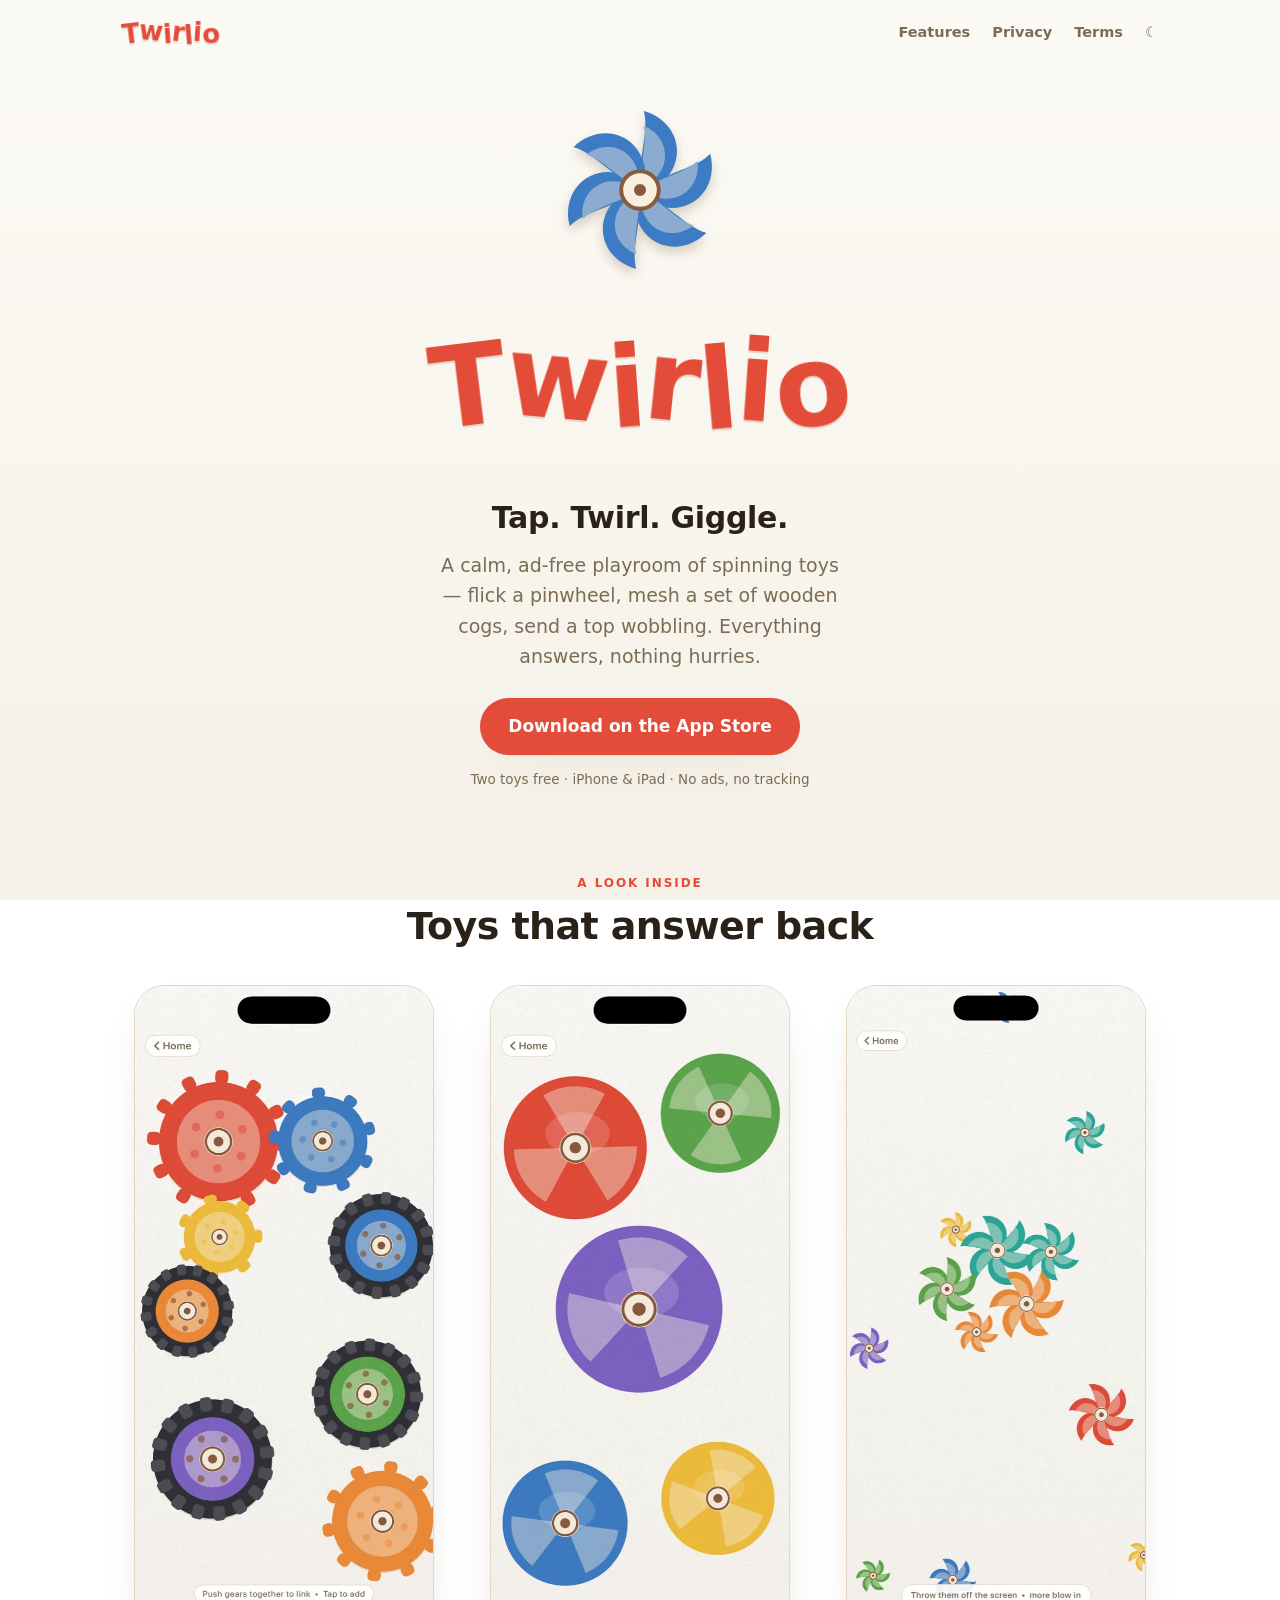
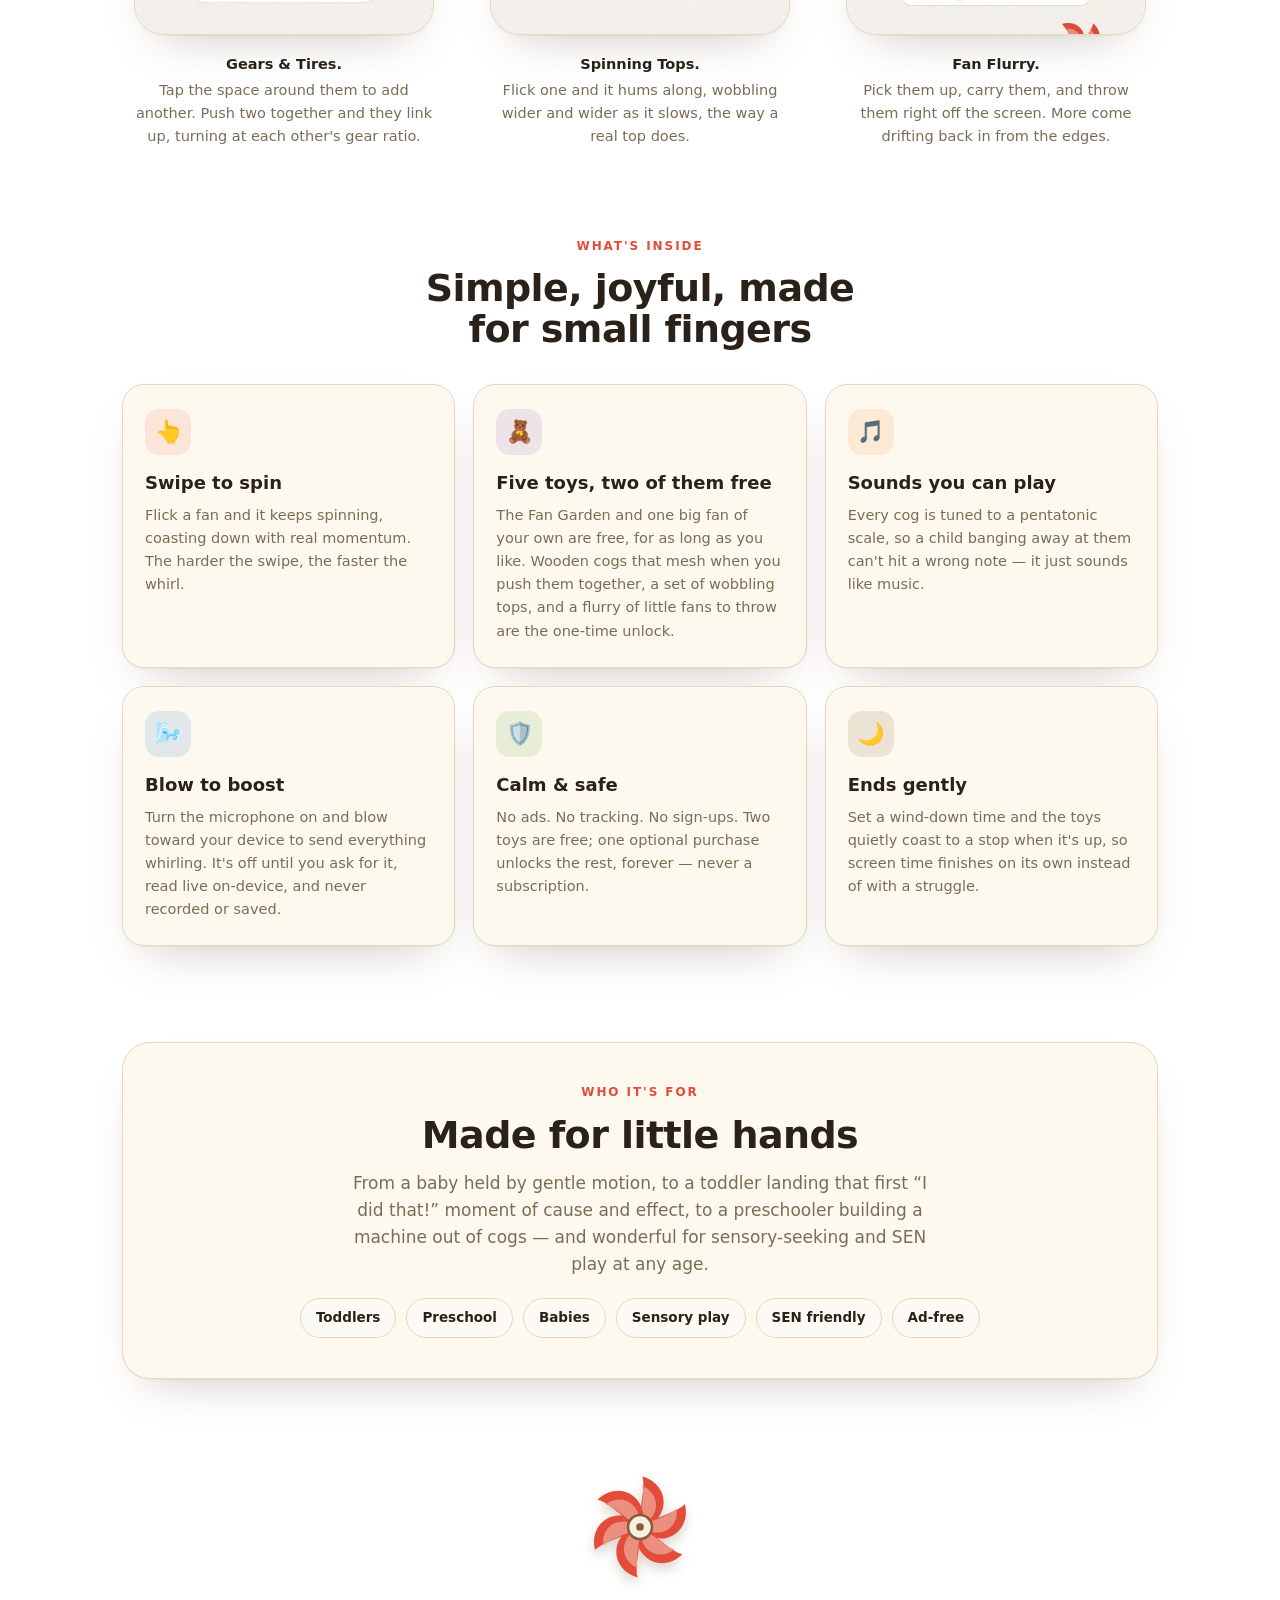
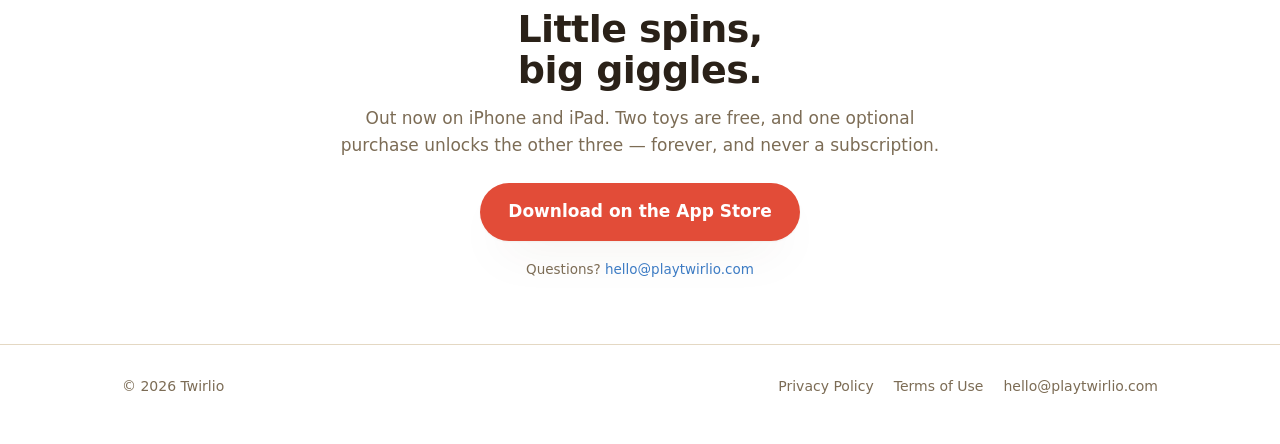
<file: index.html>
<!doctype html>
<html lang="en" data-theme="light">
<head>
  <meta charset="utf-8" />
  <meta name="viewport" content="width=device-width, initial-scale=1" />
  <title>Twirlio — calm spinning toys for little hands</title>
  <meta name="description" content="Twirlio is a calm, ad-free box of spinning toys for toddlers and preschoolers. Flick a pinwheel, mesh wooden cogs, wobble a spinning top — quiet, unhurried sensory play with no ads and nothing to sign up for." />
  <meta property="og:title" content="Twirlio — calm spinning toys for little hands" />
  <meta property="og:description" content="Pinwheels, gears and spinning tops that answer every touch. Calm, ad-free sensory play for little hands." />
  <!-- Absolute, and it must stay absolute: a relative og:image is silently
       ignored by every scraper, which is why link previews were rendering
       with no picture at all in Messages, Slack and everywhere else. -->
  <meta property="og:image" content="https://www.playtwirlio.com/og-cover.png" />
  <meta property="og:image:width" content="1200" />
  <meta property="og:image:height" content="630" />
  <meta property="og:image:alt" content="Five colorful paper pinwheels on a warm off-white background." />
  <meta property="og:url" content="https://www.playtwirlio.com/" />
  <meta property="og:type" content="website" />
  <meta property="og:site_name" content="Twirlio" />
  <meta name="twitter:card" content="summary_large_image" />
  <meta name="twitter:title" content="Twirlio — calm spinning toys for little hands" />
  <meta name="twitter:description" content="Pinwheels, gears and spinning tops that answer every touch. Calm, ad-free sensory play for little hands." />
  <meta name="twitter:image" content="https://www.playtwirlio.com/og-cover.png" />
  <!-- The apex 308s to www, so www is the canonical host. Without this the two
       can be treated as separate sites and the ranking signals get split. -->
  <link rel="canonical" href="https://www.playtwirlio.com/" />
  <meta name="theme-color" content="#FCFAF5" />
  <link rel="icon" href="icon.png" />
  <link rel="apple-touch-icon" href="icon.png" />
  <link rel="stylesheet" href="styles.css?v=4" />
  <script type="application/ld+json">
  {
    "@context": "https://schema.org",
    "@type": "SoftwareApplication",
    "name": "Twirlio",
    "description": "A calm, ad-free playroom of five spinning toys for toddlers and preschoolers — pinwheels, meshing wooden cogs, spinning tops and a flurry of little fans to throw. No ads, no tracking, no subscription.",
    "applicationCategory": "GameApplication",
    "applicationSubCategory": "Kids",
    "operatingSystem": "iOS 17.0 or later, iPadOS 17.0 or later",
    "url": "https://www.playtwirlio.com/",
    "downloadUrl": "https://apps.apple.com/us/app/twirlio-calm-spinning-toys/id6793940018",
    "installUrl": "https://apps.apple.com/us/app/twirlio-calm-spinning-toys/id6793940018",
    "image": "https://www.playtwirlio.com/og-cover.png",
    "inLanguage": "en",
    "offers": {
      "@type": "Offer",
      "price": "0",
      "priceCurrency": "USD",
      "description": "Free to download, with two toys free to play. One optional in-app purchase unlocks the remaining three."
    },
    "author": { "@type": "Person", "name": "Eric Domingo" }
  }
  </script>
</head>
<body>
  <div class="wrap">
    <nav>
      <span class="wordmark sm" aria-label="Twirlio">
        <span style="transform:rotate(-7deg) translateY(1px)">T</span><span style="transform:rotate(5deg) translateY(-2px)">w</span><span style="transform:rotate(-4deg) translateY(1px)">i</span><span style="transform:rotate(6deg) translateY(-1px)">r</span><span style="transform:rotate(-5deg) translateY(2px)">l</span><span style="transform:rotate(4deg) translateY(-1px)">i</span><span style="transform:rotate(-6deg) translateY(1px)">o</span>
      </span>
      <span class="links">
        <a href="#features" class="hide-sm">Features</a>
        <a href="/privacy">Privacy</a>
        <a href="/terms">Terms</a>
        <a href="#" id="themeBtn" aria-label="Toggle theme" title="Toggle theme">☾</a>
      </span>
    </nav>

    <header class="hero">
      <div class="fanhost" data-color="#3D7CC4" data-size="188" data-dur="7"></div>
      <!-- The wordmark is a picture of the name, letter by letter, so as an h1
           it gave the page no descriptive heading at all — search engines saw
           "Twirlio" and nothing about what it is. The real h1 now carries the
           description and is hidden visually, and the lettering is marked
           decorative so screen readers hear the heading once, not twice. -->
      <h1 class="sr-only">Twirlio — calm spinning toys for little hands</h1>
      <div class="wordmark hero" aria-hidden="true">
        <span style="transform:rotate(-7deg) translateY(2px)">T</span><span style="transform:rotate(5deg) translateY(-5px)">w</span><span style="transform:rotate(-4deg) translateY(3px)">i</span><span style="transform:rotate(6deg) translateY(-3px)">r</span><span style="transform:rotate(-5deg) translateY(5px)">l</span><span style="transform:rotate(4deg) translateY(-3px)">i</span><span style="transform:rotate(-6deg) translateY(2px)">o</span>
      </div>
      <p class="tagline">Tap. Twirl. Giggle.</p>
      <p class="dek">A calm, ad-free playroom of spinning toys — flick a pinwheel, mesh a set of wooden cogs, send a top wobbling. Everything answers, nothing hurries.</p>
      <a class="btn hero-btn" href="https://apps.apple.com/us/app/twirlio-calm-spinning-toys/id6793940018?ct=website_hero">
        Download on the App Store
      </a>
      <p class="micro">Two toys free · iPhone &amp; iPad · No ads, no tracking</p>
    </header>

    <section id="look">
      <p class="eyebrow">A look inside</p>
      <h2>Toys that answer back</h2>
      <div class="shots">
        <figure>
          <picture>
            <source srcset="shot-gears.webp" type="image/webp" />
            <img src="shot-gears.png" width="570" height="1240" loading="lazy" decoding="async"
                 alt="Gears &amp; Tires in Twirlio: bright red, blue and yellow cogs meshed together at the top of the screen, with tractor tires and a loose orange cog scattered below." />
          </picture>
          <figcaption><strong>Gears &amp; Tires.</strong> Tap the space around them to add another. Push two together and they link up, turning at each other's gear ratio.</figcaption>
        </figure>
        <figure>
          <picture>
            <source srcset="shot-tops.webp" type="image/webp" />
            <img src="shot-tops.png" width="570" height="1240" loading="lazy" decoding="async"
                 alt="Spinning Tops in Twirlio: five big colored discs — red, green, purple, blue and yellow — two of them mid-spin and wobbling." />
          </picture>
          <figcaption><strong>Spinning Tops.</strong> Flick one and it hums along, wobbling wider and wider as it slows, the way a real top does.</figcaption>
        </figure>
        <figure>
          <picture>
            <source srcset="shot-flurry.webp" type="image/webp" />
            <img src="shot-flurry.png" width="570" height="1240" loading="lazy" decoding="async"
                 alt="Fan Flurry in Twirlio: a dozen small pinwheels in teal, orange, red, purple and yellow scattered across the screen, some clustered together and others drifting near the edges." />
          </picture>
          <figcaption><strong>Fan Flurry.</strong> Pick them up, carry them, and throw them right off the screen. More come drifting back in from the edges.</figcaption>
        </figure>
      </div>
    </section>

    <section id="features">
      <p class="eyebrow">What's inside</p>
      <h2>Simple, joyful, made for small fingers</h2>
      <div class="features">
        <div class="card">
          <div class="ic" style="background:rgba(226,76,56,.12)">👆</div>
          <h3>Swipe to spin</h3>
          <p>Flick a fan and it keeps spinning, coasting down with real momentum. The harder the swipe, the faster the whirl.</p>
        </div>
        <div class="card">
          <div class="ic" style="background:rgba(126,98,196,.14)">🧸</div>
          <h3>Five toys, two of them free</h3>
          <p>The Fan Garden and one big fan of your own are free, for as long as you like. Wooden cogs that mesh when you push them together, a set of wobbling tops, and a flurry of little fans to throw are the one-time unlock.</p>
        </div>
        <div class="card">
          <div class="ic" style="background:rgba(240,140,60,.14)">🎵</div>
          <h3>Sounds you can play</h3>
          <p>Every cog is tuned to a pentatonic scale, so a child banging away at them can't hit a wrong note — it just sounds like music.</p>
        </div>
        <div class="card">
          <div class="ic" style="background:rgba(61,124,196,.14)">🌬️</div>
          <h3>Blow to boost</h3>
          <p>Turn the microphone on and blow toward your device to send everything whirling. It's off until you ask for it, read live on-device, and never recorded or saved.</p>
        </div>
        <div class="card">
          <div class="ic" style="background:rgba(92,166,76,.14)">🛡️</div>
          <h3>Calm &amp; safe</h3>
          <p>No ads. No tracking. No sign-ups. Two toys are free; one optional purchase unlocks the rest, forever — never a subscription.</p>
        </div>
        <div class="card">
          <div class="ic" style="background:rgba(138,90,60,.14)">🌙</div>
          <h3>Ends gently</h3>
          <p>Set a wind-down time and the toys quietly coast to a stop when it's up, so screen time finishes on its own instead of with a struggle.</p>
        </div>
      </div>
    </section>

    <section>
      <div class="band">
        <p class="eyebrow">Who it's for</p>
        <h2>Made for little hands</h2>
        <p class="lead">From a baby held by gentle motion, to a toddler landing that first “I did that!” moment of cause and effect, to a preschooler building a machine out of cogs — and wonderful for sensory-seeking and SEN play at any age.</p>
        <div class="chips">
          <span class="chip">Toddlers</span>
          <span class="chip">Preschool</span>
          <span class="chip">Babies</span>
          <span class="chip">Sensory play</span>
          <span class="chip">SEN friendly</span>
          <span class="chip">Ad-free</span>
        </div>
      </div>
    </section>

    <section class="cta">
      <div class="fanhost" data-color="#E24C38" data-size="120" data-dur="5" data-rev style="margin:0 auto 22px"></div>
      <h2>Little spins, big giggles.</h2>
      <p class="lead" style="margin-bottom:24px">Out now on iPhone and iPad. Two toys are free, and one optional purchase unlocks the other three — forever, and never a subscription.</p>
      <a class="btn" href="https://apps.apple.com/us/app/twirlio-calm-spinning-toys/id6793940018?ct=website_footer">Download on the App Store</a>
      <p class="micro" style="margin-top:18px">Questions? <a href="mailto:hello@playtwirlio.com">hello@playtwirlio.com</a></p>
    </section>
  </div>

  <footer>
    <div class="wrap foot">
      <span>© 2026 Twirlio</span>
      <span class="links">
        <a href="/privacy">Privacy Policy</a>
        <a href="/terms">Terms of Use</a>
        <a href="mailto:hello@playtwirlio.com">hello@playtwirlio.com</a>
      </span>
    </div>
  </footer>

  <script src="fans.js"></script>
</body>
</html>
</file>
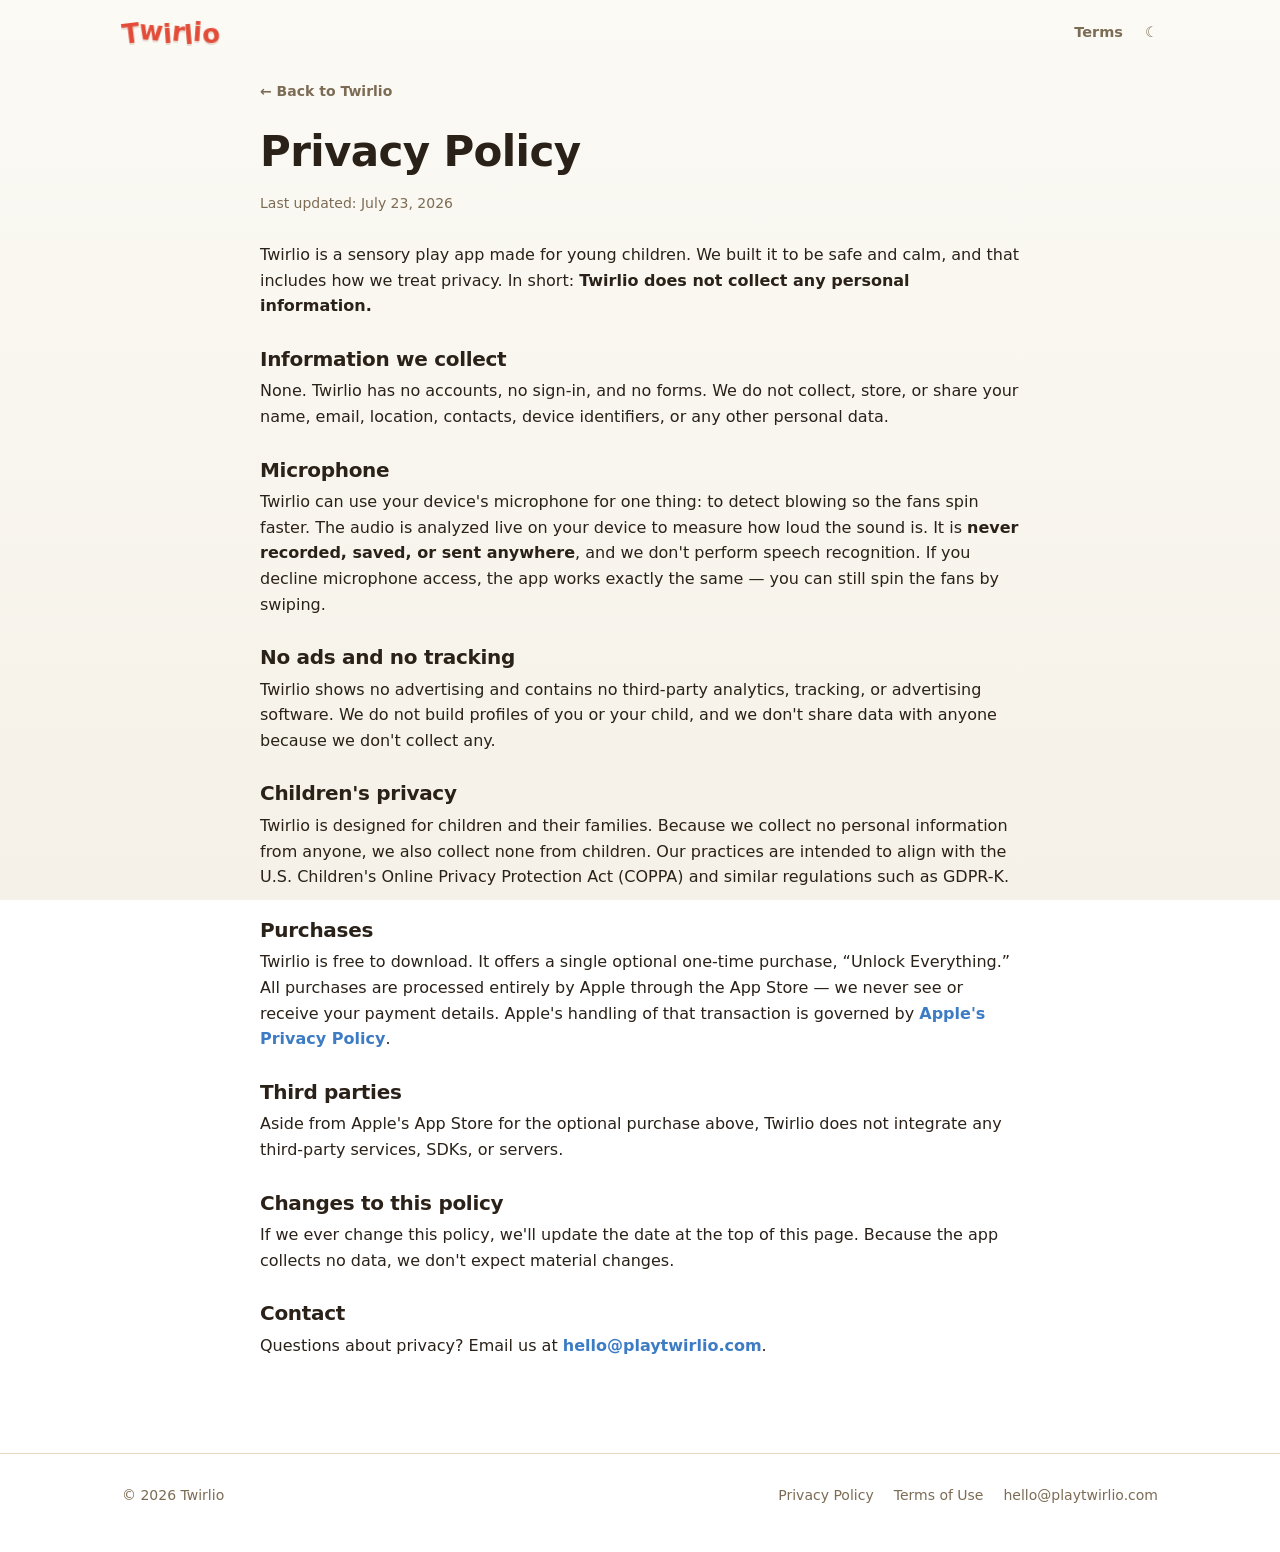
<file: privacy.html>
<!doctype html>
<html lang="en" data-theme="light">
<head>
  <meta charset="utf-8" />
  <meta name="viewport" content="width=device-width, initial-scale=1" />
  <title>Privacy Policy — Twirlio</title>
  <meta name="description" content="Twirlio's privacy policy. Twirlio collects no personal data, shows no ads, and uses the microphone only on-device." />
  <link rel="icon" href="icon.png" />
  <link rel="canonical" href="https://www.playtwirlio.com/privacy" />
  <link rel="stylesheet" href="styles.css?v=4" />
</head>
<body>
  <div class="wrap">
    <nav>
      <a class="wordmark sm" href="/" aria-label="Twirlio home" style="text-decoration:none">
        <span style="transform:rotate(-7deg) translateY(1px)">T</span><span style="transform:rotate(5deg) translateY(-2px)">w</span><span style="transform:rotate(-4deg) translateY(1px)">i</span><span style="transform:rotate(6deg) translateY(-1px)">r</span><span style="transform:rotate(-5deg) translateY(2px)">l</span><span style="transform:rotate(4deg) translateY(-1px)">i</span><span style="transform:rotate(-6deg) translateY(1px)">o</span>
      </a>
      <span class="links"><a href="/terms">Terms</a><a href="#" id="themeBtn">☾</a></span>
    </nav>

    <article class="doc">
      <a class="back" href="/">← Back to Twirlio</a>
      <h1>Privacy Policy</h1>
      <p class="updated">Last updated: July 23, 2026</p>

      <p>Twirlio is a sensory play app made for young children. We built it to be safe and calm, and that includes how we treat privacy. In short: <strong>Twirlio does not collect any personal information.</strong></p>

      <h2>Information we collect</h2>
      <p>None. Twirlio has no accounts, no sign-in, and no forms. We do not collect, store, or share your name, email, location, contacts, device identifiers, or any other personal data.</p>

      <h2>Microphone</h2>
      <p>Twirlio can use your device's microphone for one thing: to detect blowing so the fans spin faster. The audio is analyzed live on your device to measure how loud the sound is. It is <strong>never recorded, saved, or sent anywhere</strong>, and we don't perform speech recognition. If you decline microphone access, the app works exactly the same — you can still spin the fans by swiping.</p>

      <h2>No ads and no tracking</h2>
      <p>Twirlio shows no advertising and contains no third-party analytics, tracking, or advertising software. We do not build profiles of you or your child, and we don't share data with anyone because we don't collect any.</p>

      <h2>Children's privacy</h2>
      <p>Twirlio is designed for children and their families. Because we collect no personal information from anyone, we also collect none from children. Our practices are intended to align with the U.S. Children's Online Privacy Protection Act (COPPA) and similar regulations such as GDPR-K.</p>

      <h2>Purchases</h2>
      <p>Twirlio is free to download. It offers a single optional one-time purchase, “Unlock Everything.” All purchases are processed entirely by Apple through the App Store — we never see or receive your payment details. Apple's handling of that transaction is governed by <a href="https://www.apple.com/legal/privacy/" target="_blank" rel="noopener">Apple's Privacy Policy</a>.</p>

      <h2>Third parties</h2>
      <p>Aside from Apple's App Store for the optional purchase above, Twirlio does not integrate any third-party services, SDKs, or servers.</p>

      <h2>Changes to this policy</h2>
      <p>If we ever change this policy, we'll update the date at the top of this page. Because the app collects no data, we don't expect material changes.</p>

      <h2>Contact</h2>
      <p>Questions about privacy? Email us at <a href="mailto:hello@playtwirlio.com">hello@playtwirlio.com</a>.</p>
    </article>
  </div>

  <footer>
    <div class="wrap foot">
      <span>© 2026 Twirlio</span>
      <span class="links"><a href="/privacy">Privacy Policy</a><a href="/terms">Terms of Use</a><a href="mailto:hello@playtwirlio.com">hello@playtwirlio.com</a></span>
    </div>
  </footer>
  <script src="fans.js"></script>
</body>
</html>
</file>
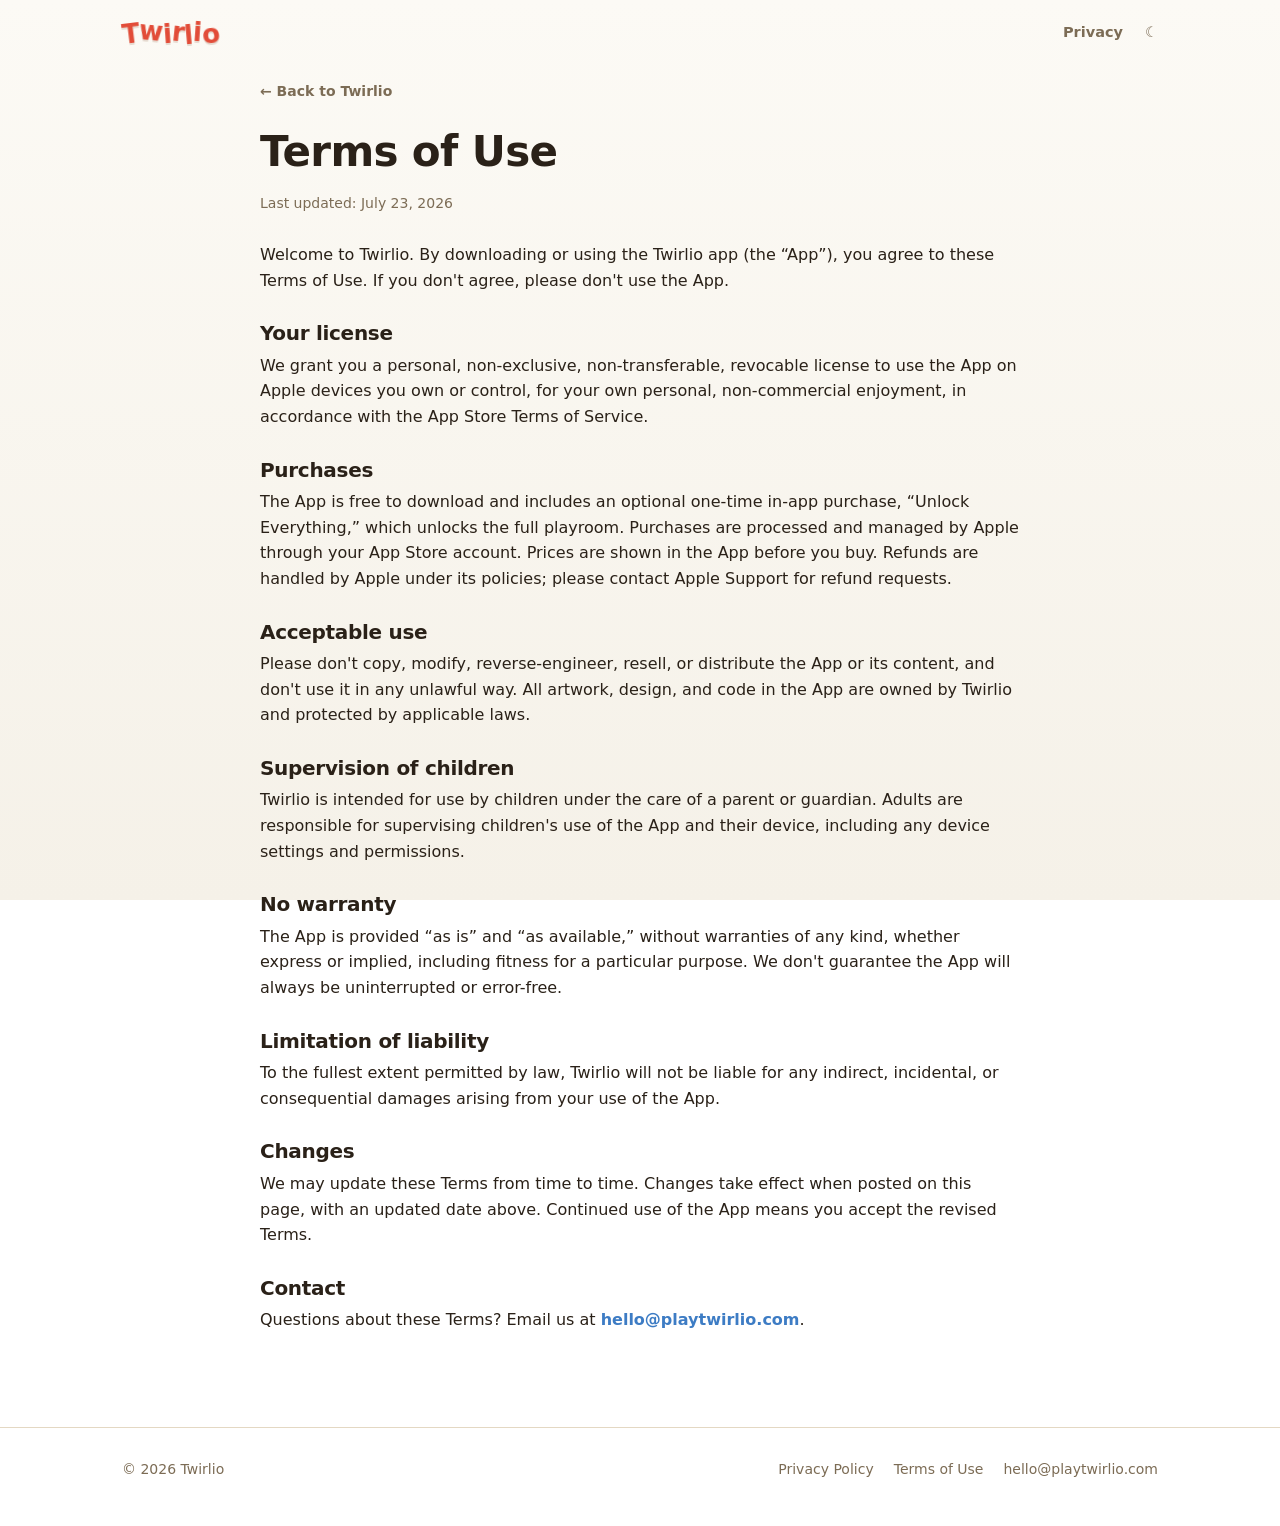
<file: terms.html>
<!doctype html>
<html lang="en" data-theme="light">
<head>
  <meta charset="utf-8" />
  <meta name="viewport" content="width=device-width, initial-scale=1" />
  <title>Terms of Use — Twirlio</title>
  <meta name="description" content="Twirlio's terms of use." />
  <link rel="icon" href="icon.png" />
  <link rel="canonical" href="https://www.playtwirlio.com/terms" />
  <link rel="stylesheet" href="styles.css?v=4" />
</head>
<body>
  <div class="wrap">
    <nav>
      <a class="wordmark sm" href="/" aria-label="Twirlio home" style="text-decoration:none">
        <span style="transform:rotate(-7deg) translateY(1px)">T</span><span style="transform:rotate(5deg) translateY(-2px)">w</span><span style="transform:rotate(-4deg) translateY(1px)">i</span><span style="transform:rotate(6deg) translateY(-1px)">r</span><span style="transform:rotate(-5deg) translateY(2px)">l</span><span style="transform:rotate(4deg) translateY(-1px)">i</span><span style="transform:rotate(-6deg) translateY(1px)">o</span>
      </a>
      <span class="links"><a href="/privacy">Privacy</a><a href="#" id="themeBtn">☾</a></span>
    </nav>

    <article class="doc">
      <a class="back" href="/">← Back to Twirlio</a>
      <h1>Terms of Use</h1>
      <p class="updated">Last updated: July 23, 2026</p>

      <p>Welcome to Twirlio. By downloading or using the Twirlio app (the “App”), you agree to these Terms of Use. If you don't agree, please don't use the App.</p>

      <h2>Your license</h2>
      <p>We grant you a personal, non-exclusive, non-transferable, revocable license to use the App on Apple devices you own or control, for your own personal, non-commercial enjoyment, in accordance with the App Store Terms of Service.</p>

      <h2>Purchases</h2>
      <p>The App is free to download and includes an optional one-time in-app purchase, “Unlock Everything,” which unlocks the full playroom. Purchases are processed and managed by Apple through your App Store account. Prices are shown in the App before you buy. Refunds are handled by Apple under its policies; please contact Apple Support for refund requests.</p>

      <h2>Acceptable use</h2>
      <p>Please don't copy, modify, reverse-engineer, resell, or distribute the App or its content, and don't use it in any unlawful way. All artwork, design, and code in the App are owned by Twirlio and protected by applicable laws.</p>

      <h2>Supervision of children</h2>
      <p>Twirlio is intended for use by children under the care of a parent or guardian. Adults are responsible for supervising children's use of the App and their device, including any device settings and permissions.</p>

      <h2>No warranty</h2>
      <p>The App is provided “as is” and “as available,” without warranties of any kind, whether express or implied, including fitness for a particular purpose. We don't guarantee the App will always be uninterrupted or error-free.</p>

      <h2>Limitation of liability</h2>
      <p>To the fullest extent permitted by law, Twirlio will not be liable for any indirect, incidental, or consequential damages arising from your use of the App.</p>

      <h2>Changes</h2>
      <p>We may update these Terms from time to time. Changes take effect when posted on this page, with an updated date above. Continued use of the App means you accept the revised Terms.</p>

      <h2>Contact</h2>
      <p>Questions about these Terms? Email us at <a href="mailto:hello@playtwirlio.com">hello@playtwirlio.com</a>.</p>
    </article>
  </div>

  <footer>
    <div class="wrap foot">
      <span>© 2026 Twirlio</span>
      <span class="links"><a href="/privacy">Privacy Policy</a><a href="/terms">Terms of Use</a><a href="mailto:hello@playtwirlio.com">hello@playtwirlio.com</a></span>
    </div>
  </footer>
  <script src="fans.js"></script>
</body>
</html>
</file>
<file: styles.css>
:root{
  --bg-top:#FCFAF5; --bg-bottom:#F5F1E8;
  --surface:#FEF9EE; --ink:#2A2118; --ink-soft:#7C6C55; --hair:#E4D8C3;
  --red:#E24C38; --blue:#3D7CC4; --cocoa:#8A5A3C; --cream:#F7EFE0;
  --shadow:0 1px 2px rgba(80,55,25,.05), 0 22px 48px -26px rgba(80,55,25,.34);
  --rounded: ui-rounded, "SF Pro Rounded", "Hiragino Maru Gothic ProN", "Varela Round", system-ui, sans-serif;
  --sans: system-ui, -apple-system, "Segoe UI", Roboto, Helvetica, Arial, sans-serif;
  --maxw:1080px;
}
@media (prefers-color-scheme: dark){
  :root{
    --bg-top:#17140F; --bg-bottom:#221C15; --surface:#241F18; --ink:#F0E7D6;
    --ink-soft:#A89A82; --hair:#3A322A;
    --shadow:0 1px 2px rgba(0,0,0,.4), 0 22px 50px -24px rgba(0,0,0,.7);
  }
}
:root[data-theme="light"]{ --bg-top:#FCFAF5; --bg-bottom:#F5F1E8; --surface:#FEF9EE; --ink:#2A2118; --ink-soft:#7C6C55; --hair:#E4D8C3; --shadow:0 1px 2px rgba(80,55,25,.05), 0 22px 48px -26px rgba(80,55,25,.34); }
:root[data-theme="dark"]{ --bg-top:#17140F; --bg-bottom:#221C15; --surface:#241F18; --ink:#F0E7D6; --ink-soft:#A89A82; --hair:#3A322A; --shadow:0 1px 2px rgba(0,0,0,.4), 0 22px 50px -24px rgba(0,0,0,.7); }

*{box-sizing:border-box}
html{scroll-behavior:smooth}
body{margin:0;background:linear-gradient(180deg,var(--bg-top),var(--bg-bottom)) no-repeat;background-attachment:fixed;
  color:var(--ink);font-family:var(--sans);line-height:1.6;-webkit-font-smoothing:antialiased;}
.wrap{max-width:var(--maxw);margin:0 auto;padding:0 22px;}
a{color:var(--blue);text-decoration:none;text-underline-offset:2px}
a:hover{text-decoration:underline}

/* nav */
nav{display:flex;align-items:center;justify-content:space-between;padding:20px 0;gap:16px;}
nav .links{display:flex;gap:22px;align-items:center;font-family:var(--rounded);font-weight:600;font-size:14.5px}
nav .links a{color:var(--ink-soft)} nav .links a:hover{color:var(--ink);text-decoration:none}
@media(max-width:560px){nav .links a.hide-sm{display:none}}

/* bubbly wordmark */
.wordmark{display:inline-flex;font-family:var(--rounded);font-weight:900;color:var(--red);line-height:1;
  letter-spacing:-.01em;user-select:none}
.wordmark span{display:inline-block;filter:drop-shadow(0 2px 0 rgba(138,90,60,.20))}
.wordmark.sm{font-size:26px}
.wordmark.hero{font-size:clamp(58px,12vw,112px)}

/* hero */
.hero{text-align:center;padding:24px 0 40px;position:relative}
.hero .fanhost{margin:6px auto 20px}
.tagline{font-family:var(--rounded);font-weight:800;font-size:clamp(20px,3.4vw,30px);margin:14px 0 8px;letter-spacing:-.01em}
.dek{color:var(--ink-soft);font-size:clamp(16px,2.2vw,19px);max-width:34ch;margin:0 auto 22px;text-wrap:pretty}
.badge{display:inline-flex;align-items:center;gap:9px;font-family:var(--rounded);font-weight:700;font-size:14px;
  background:var(--surface);border:1px solid var(--hair);border-radius:999px;padding:10px 18px;box-shadow:var(--shadow);color:var(--ink)}
.badge .dot{width:9px;height:9px;border-radius:50%;background:var(--red);box-shadow:0 0 0 4px rgba(226,76,56,.18)}

/* sections */
section{padding:44px 0}
.eyebrow{font-family:var(--sans);font-size:12px;letter-spacing:.16em;text-transform:uppercase;color:var(--red);font-weight:700;margin:0 0 12px;text-align:center}
h2{font-family:var(--rounded);font-weight:800;font-size:clamp(26px,4vw,38px);line-height:1.08;letter-spacing:-.015em;text-align:center;margin:0 auto 14px;max-width:18ch;text-wrap:balance}
.lead{color:var(--ink-soft);font-size:17px;max-width:56ch;margin:0 auto;text-align:center;text-wrap:pretty}

/* screenshots */
.shots{display:flex;flex-wrap:wrap;justify-content:center;gap:44px 56px;margin-top:38px}
.shots figure{margin:0;flex:0 1 300px;min-width:0;max-width:310px;display:flex;flex-direction:column;align-items:center}
.shots img{
  display:block;width:100%;height:auto;
  border-radius:30px;border:1px solid var(--hair);
  box-shadow:var(--shadow);
  background:var(--bg-top);
}
.shots figcaption{margin-top:18px;color:var(--ink-soft);font-size:14.5px;text-align:center;text-wrap:pretty;max-width:34ch}
.shots figcaption strong{color:var(--ink);font-family:var(--rounded);font-weight:800;display:block;margin-bottom:3px}
@media(max-width:520px){.shots{gap:38px}.shots figure{flex-basis:250px}}

/* feature grid */
.features{display:grid;grid-template-columns:repeat(3,1fr);gap:18px;margin-top:34px}
@media(max-width:820px){.features{grid-template-columns:repeat(2,1fr)}}
@media(max-width:520px){.features{grid-template-columns:1fr}}
.card{background:var(--surface);border:1px solid var(--hair);border-radius:22px;padding:24px 22px;box-shadow:var(--shadow)}
.card .ic{width:46px;height:46px;border-radius:14px;display:grid;place-items:center;margin-bottom:14px;font-size:22px}
.card h3{font-family:var(--rounded);font-weight:800;font-size:18px;margin:0 0 6px}
.card p{margin:0;color:var(--ink-soft);font-size:14.5px}

/* who / calm band */
.band{background:var(--surface);border:1px solid var(--hair);border-radius:28px;padding:40px 28px;box-shadow:var(--shadow);margin-top:8px}
.chips{display:flex;flex-wrap:wrap;gap:10px;justify-content:center;margin-top:20px}
.chip{font-family:var(--rounded);font-weight:700;font-size:13.5px;color:var(--ink);background:var(--bg-top);
  border:1px solid var(--hair);border-radius:999px;padding:8px 15px}

/* cta */
.cta{text-align:center}
.btn{display:inline-flex;align-items:center;gap:10px;font-family:var(--rounded);font-weight:800;font-size:17px;
  background:var(--red);color:#fff;border-radius:999px;padding:15px 28px;box-shadow:var(--shadow);border:none;cursor:pointer}
.btn:hover{text-decoration:none;filter:brightness(1.03)}

/* footer */
footer{border-top:1px solid var(--hair);margin-top:20px;padding:30px 0 46px;color:var(--ink-soft);font-size:14px}
.foot{display:flex;justify-content:space-between;align-items:center;gap:16px;flex-wrap:wrap}
.foot .links{display:flex;gap:20px;flex-wrap:wrap}
.foot a{color:var(--ink-soft)}
.foot a:hover{color:var(--ink)}

/* fan hosts */
.fanhost{display:grid;place-items:center}
.fan{overflow:visible}
.fan .spin{transform-box:fill-box;transform-origin:center;animation:spin var(--dur,5s) linear infinite}
.fan.rev .spin{animation-direction:reverse}
@keyframes spin{to{transform:rotate(360deg)}}
@media (prefers-reduced-motion: reduce){ .fan .spin{animation:none} }

/* legal doc pages */
.doc{max-width:760px;margin:0 auto;padding:12px 0 60px}
.doc h1{font-family:var(--rounded);font-weight:800;font-size:clamp(30px,5vw,42px);margin:8px 0 6px;letter-spacing:-.015em}
.doc .updated{color:var(--ink-soft);font-size:14px;margin:0 0 28px}
.doc h2{text-align:left;font-size:20px;margin:30px 0 8px;max-width:none}
.doc p, .doc li{color:var(--ink);font-size:16px}
.doc p{margin:0 0 14px}
.doc ul{margin:0 0 14px;padding-left:22px}
.doc li{margin:0 0 8px}
.doc a{font-weight:600}
.back{display:inline-flex;align-items:center;gap:6px;font-family:var(--rounded);font-weight:700;font-size:14px;color:var(--ink-soft);margin-bottom:8px}

/* Visually hidden but present for screen readers and crawlers. Not
   display:none, which would remove it from the accessibility tree and stop it
   counting as the page's heading. */
.sr-only{
  position:absolute;width:1px;height:1px;padding:0;margin:-1px;
  overflow:hidden;clip:rect(0 0 0 0);clip-path:inset(50%);white-space:nowrap;border:0;
}

/* Launch CTA — the hero badge became a real download button. */
.hero-btn{margin-top:4px}
.micro{color:var(--ink-soft);font-size:13.5px;margin:14px 0 0}
</file>
